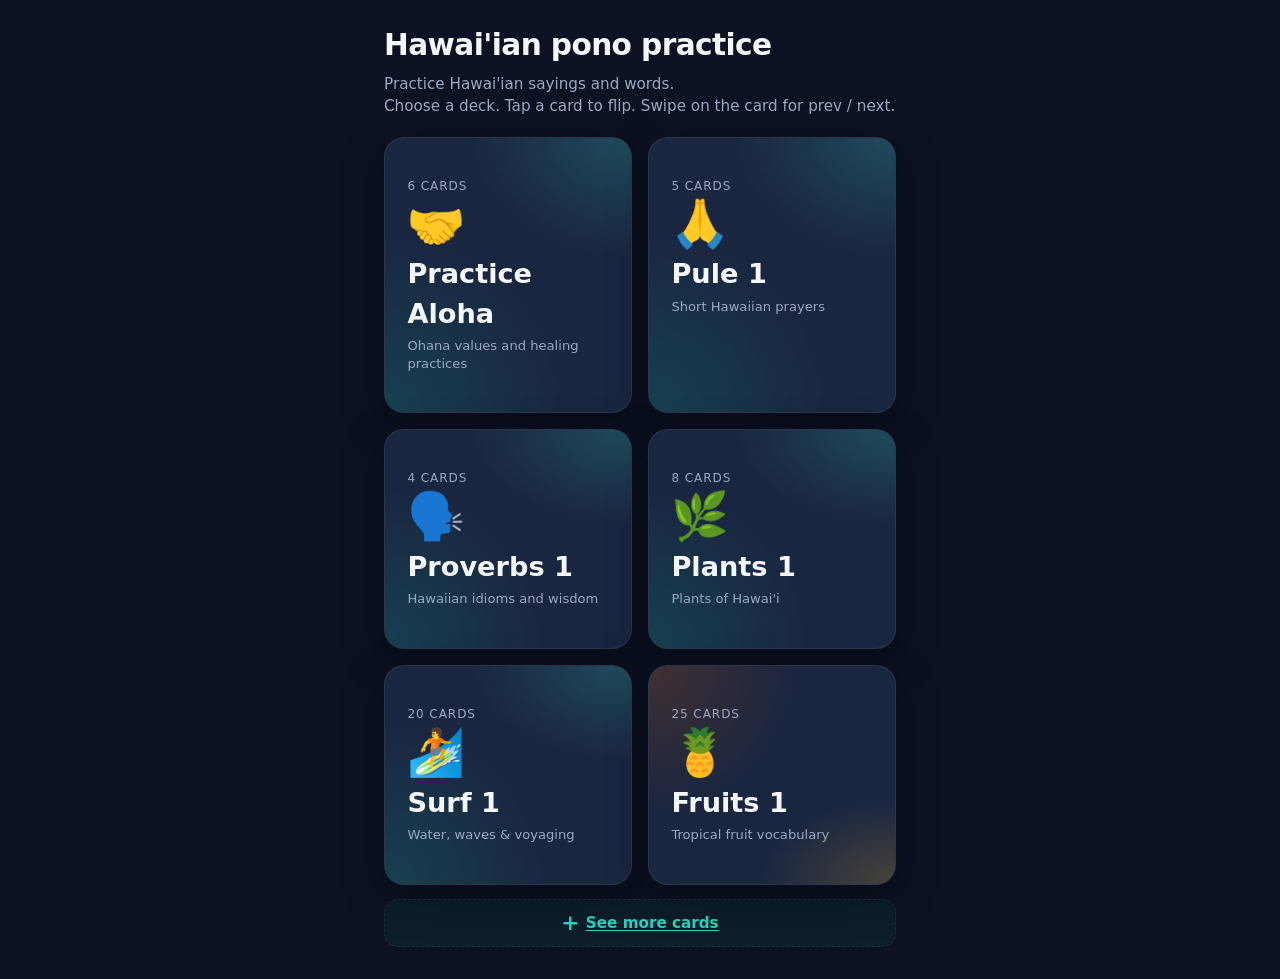
<file: index.html>
<!DOCTYPE html>
<html lang="en">
  <head>
    <meta charset="UTF-8" />
    <meta
      name="viewport"
      content="width=device-width, initial-scale=1, viewport-fit=cover, maximum-scale=5"
    />
    <meta name="theme-color" content="#0c1222" />
    <meta name="apple-mobile-web-app-capable" content="yes" />
    <meta name="apple-mobile-web-app-status-bar-style" content="black-translucent" />
    <title>Pono Practice — Flashcards</title>
    <link rel="stylesheet" href="css/styles.css" />
  </head>
  <body>
    <div class="app">
      <div id="screen-landing" class="screen is-active" data-screen="landing">
        <header class="landing-header">
          <h1>Hawai'ian pono practice</h1>
          <p>
            Practice Hawai'ian sayings and words.<br />Choose a deck. Tap a card to flip. Swipe
            on the card for prev / next.
          </p>
        </header>
        <div id="deck-grid" class="deck-grid" role="list"></div>
        <button
          type="button"
          id="deck-see-more"
          class="deck-see-more"
          hidden
          aria-expanded="false"
          aria-controls="deck-grid-extra"
        >
          <span class="deck-see-more__icon" aria-hidden="true">+</span>
          <span class="deck-see-more__label">See more cards</span>
        </button>
        <div id="deck-grid-extra" class="deck-grid deck-grid--extra" role="list" hidden></div>
      </div>

      <div id="screen-study" class="screen" data-screen="study">
        <div class="study-top">
          <button
            type="button"
            id="back-btn"
            class="back-btn"
            aria-label="Back to decks"
          >
            ←
          </button>
          <div class="study-meta">
            <h2 id="study-title">Deck</h2>
            <div class="progress-line" aria-hidden="true">
              <div id="progress-fill" class="progress-line__fill" style="width: 0%"></div>
            </div>
            <p id="study-counter" class="counter">Card 0 of 0</p>
          </div>
        </div>

        <div class="card-stage">
          <p class="flip-hint">Tap card to show meaning · swipe ← → to navigate</p>
          <div class="flashcard-wrap">
            <button
              type="button"
              id="flashcard"
              class="flashcard"
              aria-pressed="false"
              aria-label="Flashcard. Tap to flip."
            >
              <div id="flashcard-inner" class="flashcard-inner">
                <div class="flashcard-face flashcard-face--front">
                  <span class="flashcard-label">Hawaiian</span>
                  <span id="face-front-text" class="flashcard-text"></span>
                </div>
                <div class="flashcard-face flashcard-face--back">
                  <span class="flashcard-label">English</span>
                  <span id="face-back-text" class="flashcard-text"></span>
                </div>
              </div>
            </button>
          </div>
        </div>

        <div class="study-controls">
          <button type="button" id="prev-btn" class="ctrl-btn" disabled>
            Previous
          </button>
          <button type="button" id="next-btn" class="ctrl-btn ctrl-btn--primary">
            Next
          </button>
        </div>
      </div>

      <div id="screen-finish" class="screen" data-screen="finish">
        <div class="finish-panel">
          <h2>Nice work!</h2>
          <p id="finish-msg">You finished the deck.</p>
          <button type="button" id="restart-btn" class="ctrl-btn ctrl-btn--primary">
            Study again
          </button>
          <button type="button" id="home-btn" class="ctrl-btn">All decks</button>
        </div>
      </div>
    </div>

    <script src="js/data.js"></script>
    <script src="js/app.js"></script>
  </body>
</html>
</file>
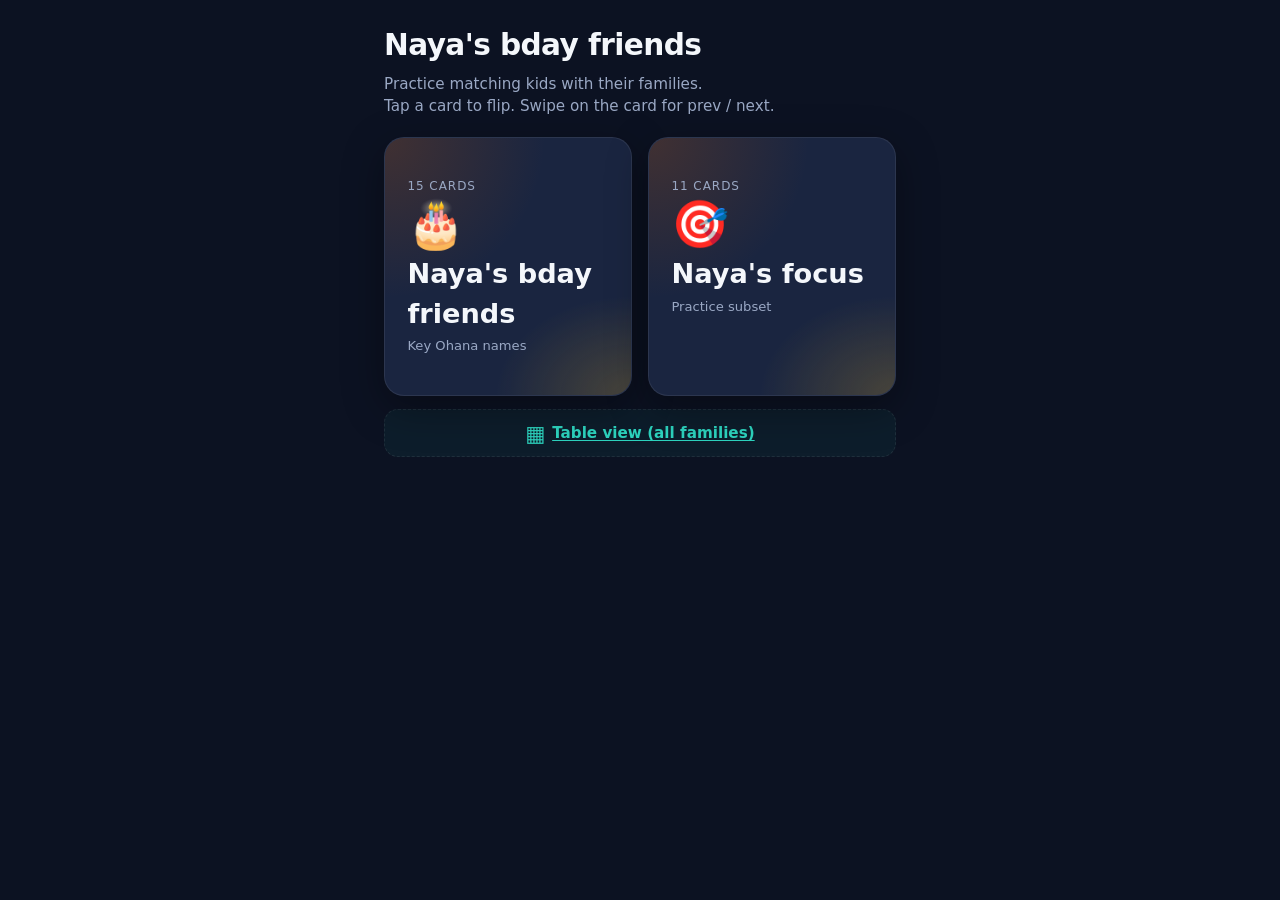
<file: ttp/index.html>
<!DOCTYPE html>
<html lang="en">
  <head>
    <meta charset="UTF-8" />
    <meta
      name="viewport"
      content="width=device-width, initial-scale=1, viewport-fit=cover, maximum-scale=5"
    />
    <meta name="theme-color" content="#0c1222" />
    <meta name="apple-mobile-web-app-capable" content="yes" />
    <meta name="apple-mobile-web-app-status-bar-style" content="black-translucent" />
    <title>Naya's bday friends — Pono Practice</title>
    <link rel="stylesheet" href="../css/styles.css" />
  </head>
  <body data-landing-deck-filter="nayas-bday-friends,ttp-focus-1">
    <div class="app">
      <div id="screen-landing" class="screen is-active" data-screen="landing">
        <header class="landing-header">
          <h1>Naya's bday friends</h1>
          <p>
            Practice matching kids with their families.<br />Tap a card to flip. Swipe on the card
            for prev / next.
          </p>
        </header>
        <div id="deck-grid" class="deck-grid" role="list"></div>
        <a
          href="table.html"
          class="deck-see-more"
          aria-label="Open table view: child names and parents for all TTP decks"
        >
          <span class="deck-see-more__icon" aria-hidden="true">▦</span>
          <span class="deck-see-more__label">Table view (all families)</span>
        </a>
      </div>

      <div id="screen-study" class="screen" data-screen="study">
        <div class="study-top">
          <button
            type="button"
            id="back-btn"
            class="back-btn"
            aria-label="Back to deck menu"
          >
            ←
          </button>
          <div class="study-meta">
            <h2 id="study-title">Deck</h2>
            <div class="progress-line" aria-hidden="true">
              <div id="progress-fill" class="progress-line__fill" style="width: 0%"></div>
            </div>
            <p id="study-counter" class="counter">Card 0 of 0</p>
          </div>
        </div>

        <div class="card-stage">
          <p class="flip-hint">Tap card for names · swipe ← → to navigate</p>
          <div class="flashcard-wrap">
            <button
              type="button"
              id="flashcard"
              class="flashcard"
              aria-pressed="false"
              aria-label="Flashcard. Tap to flip."
            >
              <div id="flashcard-inner" class="flashcard-inner">
                <div class="flashcard-face flashcard-face--front">
                  <span id="face-front-label" class="flashcard-label">Hawaiian</span>
                  <span id="face-front-text" class="flashcard-text"></span>
                </div>
                <div class="flashcard-face flashcard-face--back">
                  <span id="face-back-label" class="flashcard-label">English</span>
                  <span id="face-back-text" class="flashcard-text"></span>
                </div>
              </div>
            </button>
          </div>
        </div>

        <div class="study-controls">
          <button type="button" id="prev-btn" class="ctrl-btn" disabled>
            Previous
          </button>
          <button type="button" id="next-btn" class="ctrl-btn ctrl-btn--primary">
            Next
          </button>
        </div>
      </div>

      <div id="screen-finish" class="screen" data-screen="finish">
        <div class="finish-panel">
          <h2>Nice work!</h2>
          <p id="finish-msg">You finished the deck.</p>
          <button type="button" id="restart-btn" class="ctrl-btn ctrl-btn--primary">
            Study again
          </button>
          <button type="button" id="home-btn" class="ctrl-btn">Back to menu</button>
        </div>
      </div>
    </div>

    <script src="../js/data.js"></script>
    <script src="../js/app.js"></script>
  </body>
</html>
</file>
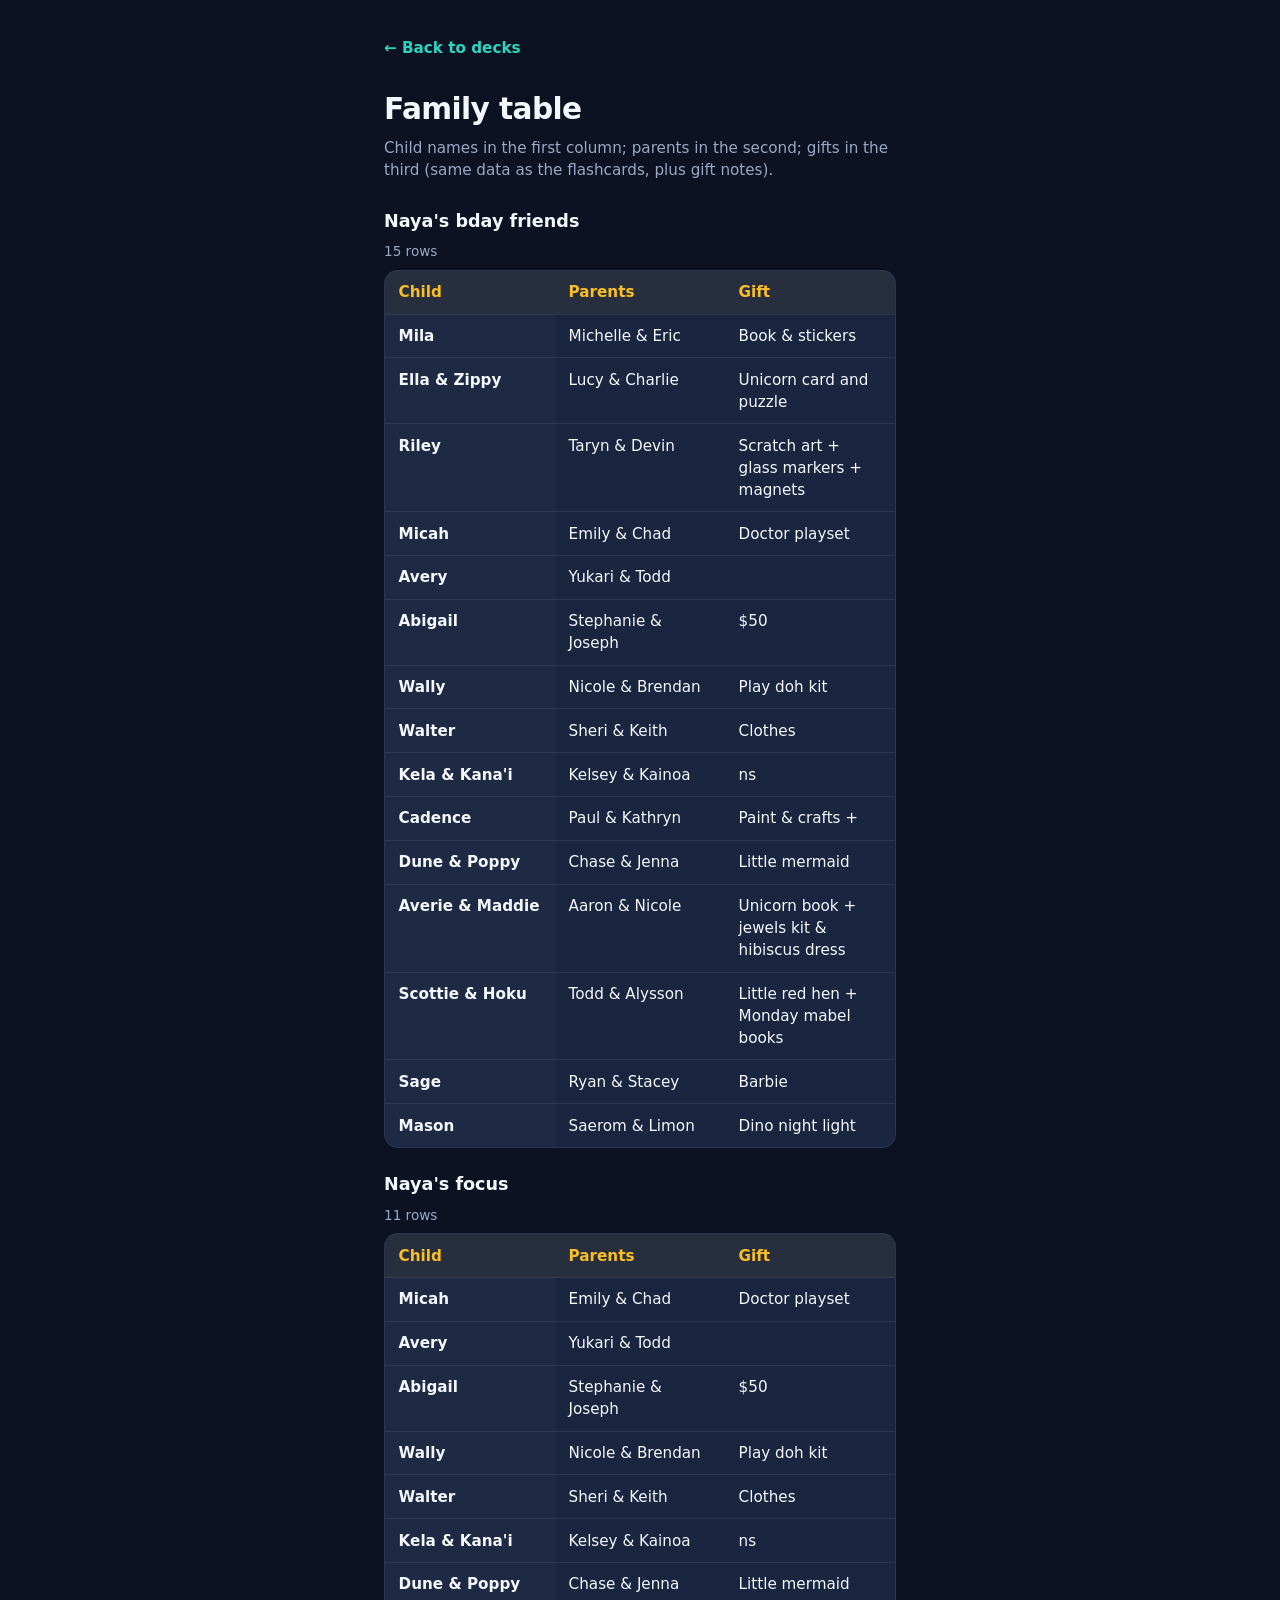
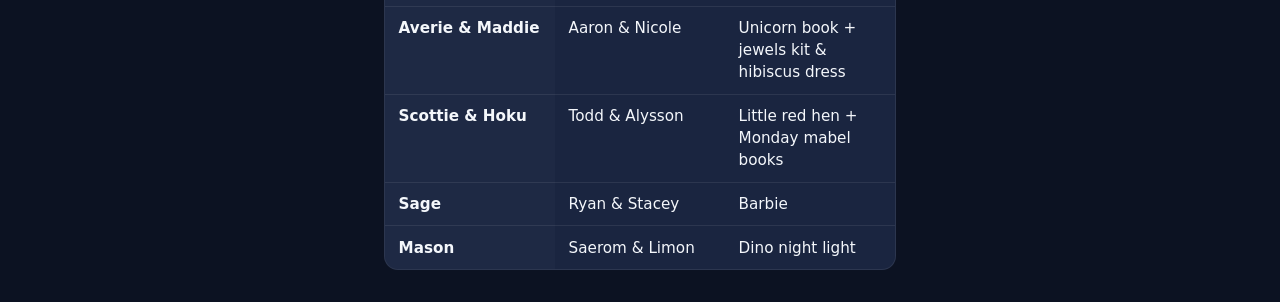
<file: ttp/table.html>
<!DOCTYPE html>
<html lang="en">
  <head>
    <meta charset="UTF-8" />
    <meta
      name="viewport"
      content="width=device-width, initial-scale=1, viewport-fit=cover, maximum-scale=5"
    />
    <meta name="theme-color" content="#0c1222" />
    <title>Family table — Pono Practice</title>
    <link rel="stylesheet" href="../css/styles.css" />
  </head>
  <body>
    <div class="app ttp-table-page">
      <header class="landing-header">
        <a class="ttp-table-page__back" href="index.html">← Back to decks</a>
        <h1>Family table</h1>
        <p>
          Child names in the first column; parents in the second; gifts in the third (same data as
          the flashcards, plus gift notes).
        </p>
      </header>
      <div id="ttp-tables-root" class="ttp-tables-root"></div>
    </div>

    <script src="../js/data.js"></script>
    <script>
      (function () {
        "use strict";
        var deckIds = ["nayas-bday-friends", "ttp-focus-1"];
        var allDecks = window.DECKS || [];
        var root = document.getElementById("ttp-tables-root");
        if (!root) return;

        deckIds.forEach(function (deckId) {
          var deck = allDecks.find(function (d) {
            return d.id === deckId;
          });
          if (!deck || !deck.cards || !deck.cards.length) return;

          var section = document.createElement("section");
          section.className = "ttp-table-section";

          var h2 = document.createElement("h2");
          h2.textContent = deck.title;
          section.appendChild(h2);

          var count = document.createElement("p");
          count.className = "counter";
          count.textContent = deck.cards.length + " " + (deck.cards.length === 1 ? "row" : "rows");
          section.appendChild(count);

          var wrap = document.createElement("div");
          wrap.className = "ttp-table-wrap";

          var table = document.createElement("table");
          table.className = "ttp-records-table";

          var thead = document.createElement("thead");
          var hr = document.createElement("tr");
          ["Child", "Parents", "Gift"].forEach(function (label) {
            var th = document.createElement("th");
            th.setAttribute("scope", "col");
            th.textContent = label;
            hr.appendChild(th);
          });
          thead.appendChild(hr);
          table.appendChild(thead);

          var tbody = document.createElement("tbody");
          deck.cards.forEach(function (card) {
            var tr = document.createElement("tr");
            var thChild = document.createElement("th");
            thChild.setAttribute("scope", "row");
            thChild.textContent = card.back;
            var tdParents = document.createElement("td");
            tdParents.textContent = card.front;
            var tdGift = document.createElement("td");
            tdGift.textContent = card.gift != null ? String(card.gift) : "";
            tr.appendChild(thChild);
            tr.appendChild(tdParents);
            tr.appendChild(tdGift);
            tbody.appendChild(tr);
          });
          table.appendChild(tbody);

          wrap.appendChild(table);
          section.appendChild(wrap);
          root.appendChild(section);
        });
      })();
    </script>
  </body>
</html>
</file>
<file: css/styles.css>
/* Mobile-first: iPhone safe areas, 44px+ touch targets, reduced motion */

:root {
  --bg: #0c1222;
  --bg-elevated: #141c32;
  --surface: #1a2540;
  --text: #f4f7fb;
  --text-muted: #9aa8c4;
  --accent-ocean: #2dd4bf;
  --accent-ocean-dim: #0f766e;
  --accent-fruit: #fbbf24;
  --accent-fruit-dim: #b45309;
  --border: rgba(255, 255, 255, 0.08);
  --shadow: 0 12px 40px rgba(0, 0, 0, 0.35);
  --radius: 20px;
  --radius-sm: 14px;
  --font: "Segoe UI", system-ui, -apple-system, BlinkMacSystemFont, "Helvetica Neue",
    sans-serif;
  --tap-size: min(48px, 12vw);
}

*,
*::before,
*::after {
  box-sizing: border-box;
}

html {
  -webkit-text-size-adjust: 100%;
  scroll-behavior: smooth;
}

body {
  margin: 0;
  min-height: 100dvh;
  min-height: -webkit-fill-available;
  font-family: var(--font);
  background: var(--bg);
  color: var(--text);
  line-height: 1.45;
  -webkit-font-smoothing: antialiased;
  /* iOS safe areas */
  padding-top: env(safe-area-inset-top, 0);
  padding-bottom: env(safe-area-inset-bottom, 0);
  padding-left: env(safe-area-inset-left, 0);
  padding-right: env(safe-area-inset-right, 0);
}

.app {
  max-width: 480px;
  margin: 0 auto;
  min-height: 100dvh;
  padding: 1rem 1.25rem 1.5rem;
  display: flex;
  flex-direction: column;
}

@media (min-width: 768px) {
  .app {
    max-width: 560px;
    padding: 1.5rem 1.5rem 2rem;
  }
}

/* ——— Landing ——— */

.landing-header {
  margin-bottom: 1.25rem;
}

.landing-header h1 {
  font-size: clamp(1.5rem, 5.5vw, 1.85rem);
  font-weight: 700;
  letter-spacing: -0.02em;
  margin: 0 0 0.35rem;
}

.landing-header p {
  margin: 0;
  color: var(--text-muted);
  font-size: 0.95rem;
}

.deck-grid {
  display: grid;
  gap: 1rem;
  grid-template-columns: 1fr;
}

@media (min-width: 420px) and (min-height: 600px) {
  .deck-grid {
    grid-template-columns: 1fr 1fr;
  }
}

.deck-see-more {
  display: flex;
  align-items: center;
  justify-content: center;
  gap: 0.4rem;
  width: 100%;
  margin: 0.85rem 0 0;
  min-height: var(--tap-size);
  padding: 0.65rem 1rem;
  border: 1px dashed var(--border);
  border-radius: var(--radius-sm);
  background: rgba(45, 212, 191, 0.06);
  color: var(--accent-ocean);
  font: inherit;
  font-size: 0.95rem;
  font-weight: 600;
  cursor: pointer;
  -webkit-tap-highlight-color: transparent;
  touch-action: manipulation;
  transition: background 0.15s ease, border-color 0.15s ease;
}

.deck-see-more:hover {
  background: rgba(45, 212, 191, 0.1);
  border-color: rgba(45, 212, 191, 0.35);
}

.deck-see-more:active {
  opacity: 0.92;
}

.deck-see-more:focus-visible {
  outline: 3px solid var(--accent-ocean);
  outline-offset: 2px;
}

.deck-see-more__icon {
  font-size: 1.35rem;
  font-weight: 700;
  line-height: 1;
}

.deck-see-more__label {
  text-decoration: underline;
  text-underline-offset: 0.15em;
}

a.deck-see-more {
  text-decoration: none;
  color: var(--accent-ocean);
}

.deck-grid--extra {
  margin-top: 0.85rem;
}

/* Ensure [hidden] wins over .deck-grid { display: grid } so extra decks stay collapsed until toggled */
#deck-grid-extra[hidden] {
  display: none !important;
  margin: 0 !important;
  padding: 0;
  min-height: 0;
  overflow: hidden;
  pointer-events: none;
}

.deck-tile {
  position: relative;
  border: 1px solid var(--border);
  border-radius: var(--radius);
  padding: calc(1.25rem + 20px) calc(1.15rem + 4px);
  min-height: 140px;
  text-align: left;
  cursor: pointer;
  -webkit-tap-highlight-color: transparent;
  touch-action: manipulation;
  background: var(--surface);
  box-shadow: var(--shadow);
  color: inherit;
  font: inherit;
  display: flex;
  flex-direction: column;
  justify-content: flex-start;
  overflow: hidden;
  transition: transform 0.15s ease, box-shadow 0.15s ease;
}

.deck-tile:active {
  transform: scale(0.98);
}

.deck-tile:focus-visible {
  outline: 3px solid var(--accent-ocean);
  outline-offset: 2px;
}

.deck-tile--ocean::before {
  content: "";
  position: absolute;
  inset: 0;
  background: radial-gradient(
 ellipse 120% 80% at 100% 0%,
      rgba(45, 212, 191, 0.22),
      transparent 55%
    ),
    radial-gradient(circle at 0% 100%, rgba(15, 118, 110, 0.35), transparent 50%);
  pointer-events: none;
}

.deck-tile--fruit::before {
  content: "";
  position: absolute;
  inset: 0;
  background: radial-gradient(
      ellipse 100% 70% at 100% 100%,
      rgba(251, 191, 36, 0.2),
      transparent 55%
    ),
    radial-gradient(circle at 0% 0%, rgba(180, 83, 9, 0.25), transparent 45%);
  pointer-events: none;
}

.deck-tile__count {
  position: relative;
  font-size: 0.75rem;
  text-transform: uppercase;
  letter-spacing: 0.08em;
  color: var(--text-muted);
  margin-bottom: 0.35rem;
}

.deck-tile__emoji {
  position: relative;
  display: block;
  font-size: 2.9rem;
  line-height: 1;
  margin-bottom: 0.45rem;
}

.deck-tile__title {
  position: relative;
  font-size: clamp(1.4rem, 5.6vw, 1.7rem);
  font-weight: 700;
  margin: 0 0 0.25rem;
}

.deck-tile__subtitle {
  position: relative;
  font-size: 0.82rem;
  color: var(--text-muted);
  margin: 0;
  line-height: 1.35;
}

/* ——— Study view ——— */

.study-top {
  display: flex;
  align-items: center;
  gap: 0.75rem;
  margin-bottom: 1rem;
  flex-shrink: 0;
}

.back-btn {
  flex-shrink: 0;
  width: var(--tap-size);
  height: var(--tap-size);
  min-width: var(--tap-size);
  min-height: var(--tap-size);
  border-radius: var(--radius-sm);
  border: 1px solid var(--border);
  background: var(--bg-elevated);
  color: var(--text);
  display: inline-flex;
  align-items: center;
  justify-content: center;
  cursor: pointer;
  -webkit-tap-highlight-color: transparent;
  touch-action: manipulation;
  font-size: 1.25rem;
  line-height: 1;
  padding: 0;
}

.back-btn:active {
  opacity: 0.85;
}

.back-btn:focus-visible {
  outline: 3px solid var(--accent-ocean);
  outline-offset: 2px;
}

.study-meta {
  flex: 1;
  min-width: 0;
}

.study-meta h2 {
  margin: 0;
  font-size: 1rem;
  font-weight: 600;
  white-space: nowrap;
  overflow: hidden;
  text-overflow: ellipsis;
}

.progress-line {
  margin: 0.35rem 0 0;
  height: 4px;
  border-radius: 2px;
  background: var(--border);
  overflow: hidden;
}

.progress-line__fill {
  height: 100%;
  background: linear-gradient(90deg, var(--accent-ocean-dim), var(--accent-ocean));
  border-radius: 2px;
  transition: width 0.2s ease;
}

.study-meta .counter {
  margin: 0.25rem 0 0;
  font-size: 0.8rem;
  color: var(--text-muted);
}

.card-stage {
  flex: 1;
  display: flex;
  flex-direction: column;
  justify-content: center;
  min-height: 0;
  padding: 0.25rem 0 0.5rem;
  touch-action: pan-y pinch-zoom;
}

.flip-hint {
  text-align: center;
  font-size: 0.78rem;
  color: var(--text-muted);
  margin: 0 0 0.65rem;
  flex-shrink: 0;
}

.flashcard-wrap {
  perspective: 1200px;
  width: 100%;
  max-width: 100%;
  margin: 0 auto;
  flex: 1;
  display: flex;
  align-items: stretch;
  min-height: min(52vh, 380px);
}

.flashcard {
  position: relative;
  width: 100%;
  min-height: min(52vh, 380px);
  cursor: pointer;
  -webkit-tap-highlight-color: transparent;
  touch-action: manipulation;
  border: none;
  background: transparent;
  padding: 0;
  font: inherit;
  color: inherit;
  border-radius: var(--radius);
}

.flashcard:focus-visible {
  outline: 3px solid var(--accent-ocean);
  outline-offset: 4px;
}

.flashcard-inner {
  position: relative;
  width: 100%;
  height: 100%;
  min-height: min(52vh, 380px);
  transition: transform 0.55s cubic-bezier(0.4, 0, 0.2, 1);
  transform-style: preserve-3d;
  border-radius: var(--radius);
}

.flashcard.is-flipped .flashcard-inner {
  transform: rotateY(180deg);
}

.flashcard-face {
  position: absolute;
  inset: 0;
  backface-visibility: hidden;
  -webkit-backface-visibility: hidden;
  border-radius: var(--radius);
  border: 1px solid var(--border);
  background: var(--surface);
  box-shadow: var(--shadow);
  display: flex;
  align-items: center;
  justify-content: center;
  padding: 1.5rem calc(3.75rem + 4px);
  overflow: auto;
  -webkit-overflow-scrolling: touch;
}

.flashcard-face--back {
  transform: rotateY(180deg);
}

.flashcard-label {
  position: absolute;
  top: 0.85rem;
  left: 1rem;
  font-size: 0.68rem;
  text-transform: uppercase;
  letter-spacing: 0.1em;
  color: var(--text-muted);
}

.flashcard-text {
  font-size: clamp(2.4rem, 10.5vw, 3.2rem);
  font-weight: 600;
  text-align: center;
  line-height: 1.25;
  word-break: break-word;
  hyphens: auto;
}

.flashcard-face--back .flashcard-text {
  font-size: clamp(1.8rem, 8vw, 2.3rem);
  font-weight: 500;
  color: var(--text-muted);
}

.flashcard-face--back .flashcard-text--has-sub {
  font-size: unset;
  display: flex;
  flex-direction: column;
  align-items: center;
  gap: 0.65rem;
}

.flashcard-face--back .flashcard-text__main {
  font-size: clamp(1.8rem, 8vw, 2.3rem);
  font-weight: 500;
  color: var(--text-muted);
}

.flashcard-face--back .flashcard-text__sub {
  font-size: clamp(0.95rem, 3.4vw, 1.2rem);
  font-weight: 400;
  font-style: italic;
  font-family: Georgia, "Times New Roman", ui-serif, serif;
  color: rgba(154, 168, 196, 0.88);
  line-height: 1.45;
  max-width: 32ch;
}

.study-controls {
  display: flex;
  gap: 0.75rem;
  align-items: stretch;
  margin-top: 1rem;
  flex-shrink: 0;
  padding-bottom: env(safe-area-inset-bottom, 0);
}

.ctrl-btn {
  flex: 1;
  min-height: var(--tap-size);
  padding: 0.85rem 1rem;
  border-radius: var(--radius-sm);
  border: 1px solid var(--border);
  background: var(--bg-elevated);
  color: var(--text);
  font-size: 0.95rem;
  font-weight: 600;
  cursor: pointer;
  -webkit-tap-highlight-color: transparent;
  touch-action: manipulation;
}

.ctrl-btn:active {
  opacity: 0.88;
}

.ctrl-btn:disabled {
  opacity: 0.4;
  cursor: not-allowed;
}

.ctrl-btn--primary {
  background: linear-gradient(135deg, var(--accent-ocean-dim), #134e4a);
  border-color: rgba(45, 212, 191, 0.35);
}

.ctrl-btn:focus-visible {
  outline: 3px solid var(--accent-ocean);
  outline-offset: 2px;
}

.screen {
  display: none;
  flex-direction: column;
  flex: 1;
  min-height: 0;
}

.screen.is-active {
  display: flex;
}

.finish-panel {
  text-align: center;
  padding: 2rem 1rem;
  flex: 1;
  display: flex;
  flex-direction: column;
  justify-content: center;
  align-items: center;
  gap: 1rem;
}

.finish-panel h2 {
  margin: 0;
  font-size: 1.35rem;
}

.finish-panel p {
  margin: 0;
  color: var(--text-muted);
  max-width: 280px;
}

@media (prefers-reduced-motion: reduce) {
  .flashcard-inner {
    transition: none;
  }
  .deck-tile {
    transition: none;
  }
  .deck-see-more {
    transition: none;
  }
  .progress-line__fill {
    transition: none;
  }
}

/* TTP — table reference (child name | parents) */
.ttp-table-page__back {
  display: inline-flex;
  align-items: center;
  gap: 0.35rem;
  margin: 0 0 1rem;
  padding: 0.4rem 0;
  min-height: var(--tap-size);
  color: var(--accent-ocean);
  font-weight: 600;
  font-size: 0.95rem;
  text-decoration: none;
  -webkit-tap-highlight-color: transparent;
}

.ttp-table-page__back:hover {
  text-decoration: underline;
  text-underline-offset: 0.15em;
}

.ttp-table-page__back:focus-visible {
  outline: 3px solid var(--accent-ocean);
  outline-offset: 2px;
  border-radius: 4px;
}

.ttp-table-section {
  margin-top: 1.5rem;
}

.ttp-table-section:first-of-type {
  margin-top: 0.5rem;
}

.ttp-table-section h2 {
  margin: 0 0 0.5rem;
  font-size: 1.1rem;
  font-weight: 700;
  color: var(--text);
}

.ttp-table-section .counter {
  margin: 0 0 0.5rem;
  font-size: 0.85rem;
  color: var(--text-muted);
}

.ttp-table-wrap {
  overflow-x: auto;
  -webkit-overflow-scrolling: touch;
  border: 1px solid var(--border);
  border-radius: var(--radius-sm);
  background: var(--surface);
}

.ttp-records-table {
  width: 100%;
  min-width: 280px;
  border-collapse: collapse;
  font-size: 0.95rem;
}

.ttp-records-table th,
.ttp-records-table td {
  padding: 0.65rem 0.85rem;
  text-align: left;
  vertical-align: top;
  border-bottom: 1px solid var(--border);
}

.ttp-records-table tbody tr:last-child th,
.ttp-records-table tbody tr:last-child td {
  border-bottom: none;
}

.ttp-records-table thead th {
  width: 38%;
  font-weight: 600;
  color: var(--accent-fruit);
  background: rgba(251, 191, 36, 0.06);
}

.ttp-records-table tbody th {
  width: 38%;
  font-weight: 600;
  color: var(--text);
  background: rgba(255, 255, 255, 0.02);
}

@media (min-width: 480px) {
  .ttp-records-table thead th,
  .ttp-records-table tbody th {
    width: 32%;
  }
}

.visually-hidden {
  position: absolute;
  width: 1px;
  height: 1px;
  padding: 0;
  margin: -1px;
  overflow: hidden;
  clip: rect(0, 0, 0, 0);
  white-space: nowrap;
  border: 0;
}
</file>
